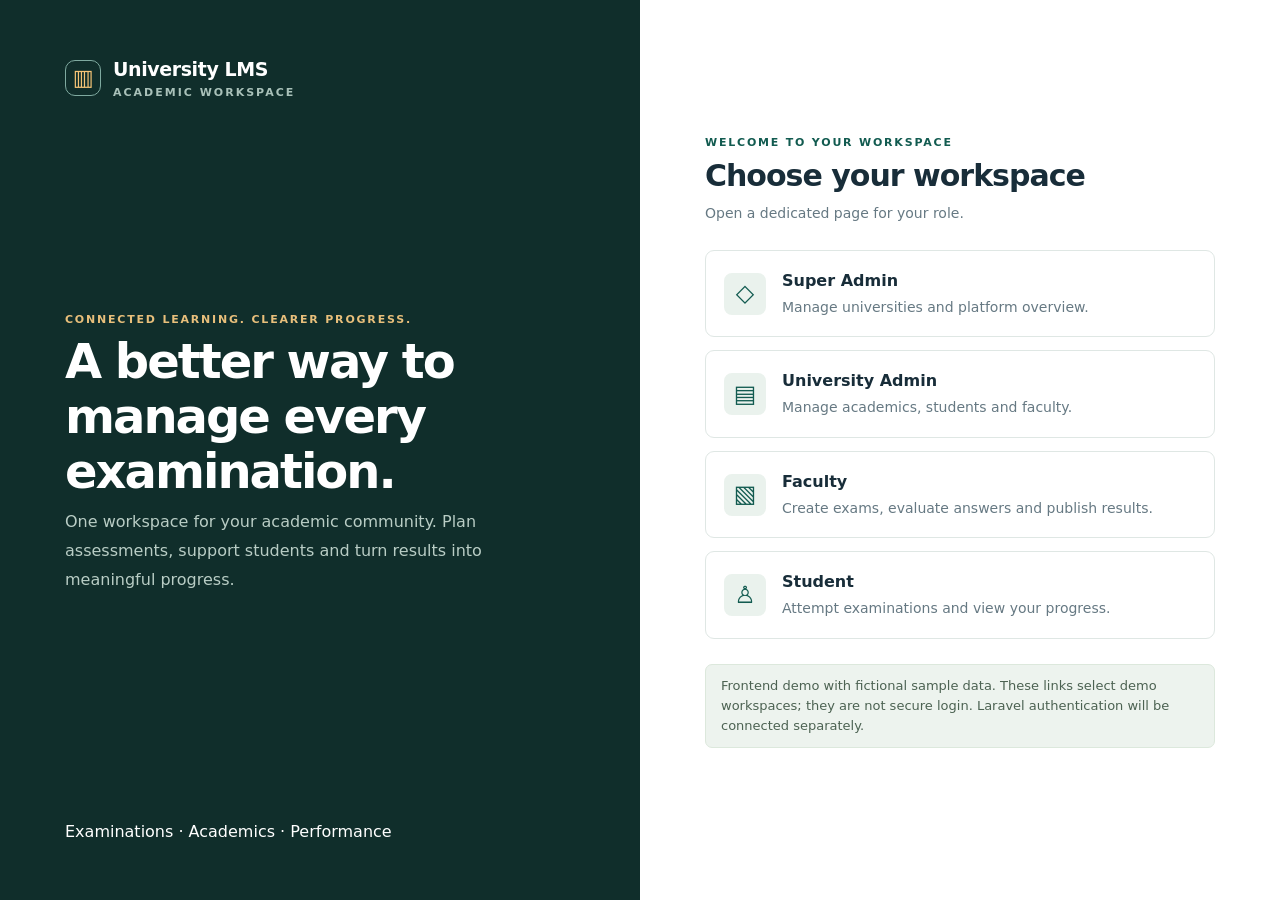
<file: frontend/index.html>
<!doctype html>
<html lang="en">
  <head>
    <meta charset="utf-8" />
    <meta name="viewport" content="width=device-width, initial-scale=1" />
    <title>Choose your workspace · University LMS</title>
    <meta
      name="description"
      content="Open the Super Admin, University Admin, Faculty or Student workspace."
    />
    <link rel="stylesheet" href="assets/vendor/bootstrap.min.css" />
    <link rel="stylesheet" href="shared/styles.css" />
  </head>
  <body>
    <a href="#main" class="skip-link">Skip to content</a>
    <main class="login" id="main">
      <section class="login-story">
        <div class="brand">
          <span class="brand-mark" aria-hidden="true">▥</span
          ><span>University LMS<small>Academic workspace</small></span>
        </div>
        <div>
          <div class="eyebrow" style="color: #e8bf7b">
            Connected learning. Clearer progress.
          </div>
          <h1>A better way to manage every examination.</h1>
          <p>
            One workspace for your academic community. Plan assessments, support
            students and turn results into meaningful progress.
          </p>
        </div>
        <footer>Examinations · Academics · Performance</footer>
      </section>
      <section class="workspace-picker" aria-labelledby="workspace-heading">
        <div class="eyebrow">Welcome to your workspace</div>
        <h1 id="workspace-heading">Choose your workspace</h1>
        <p class="subtitle">Open a dedicated page for your role.</p>
        <nav class="role-cards" aria-label="User workspaces">
          <a class="role-card" href="super-admin.html"
            ><span class="role-card-icon" aria-hidden="true">◇</span
            ><span
              ><strong>Super Admin</strong
              ><small>Manage universities and platform overview.</small></span
            ></a
          >
          <a class="role-card" href="university-admin.html"
            ><span class="role-card-icon" aria-hidden="true">▤</span
            ><span
              ><strong>University Admin</strong
              ><small>Manage academics, students and faculty.</small></span
            ></a
          >
          <a class="role-card" href="faculty.html"
            ><span class="role-card-icon" aria-hidden="true">▧</span
            ><span
              ><strong>Faculty</strong
              ><small
                >Create exams, evaluate answers and publish results.</small
              ></span
            ></a
          >
          <a class="role-card" href="student.html"
            ><span class="role-card-icon" aria-hidden="true">♙</span
            ><span
              ><strong>Student</strong
              ><small>Attempt examinations and view your progress.</small></span
            ></a
          >
        </nav>
        <div class="notice">
          Frontend demo with fictional sample data. These links select demo
          workspaces; they are not secure login. Laravel authentication will be
          connected separately.
        </div>
      </section>
    </main>
  </body>
</html>
</file>
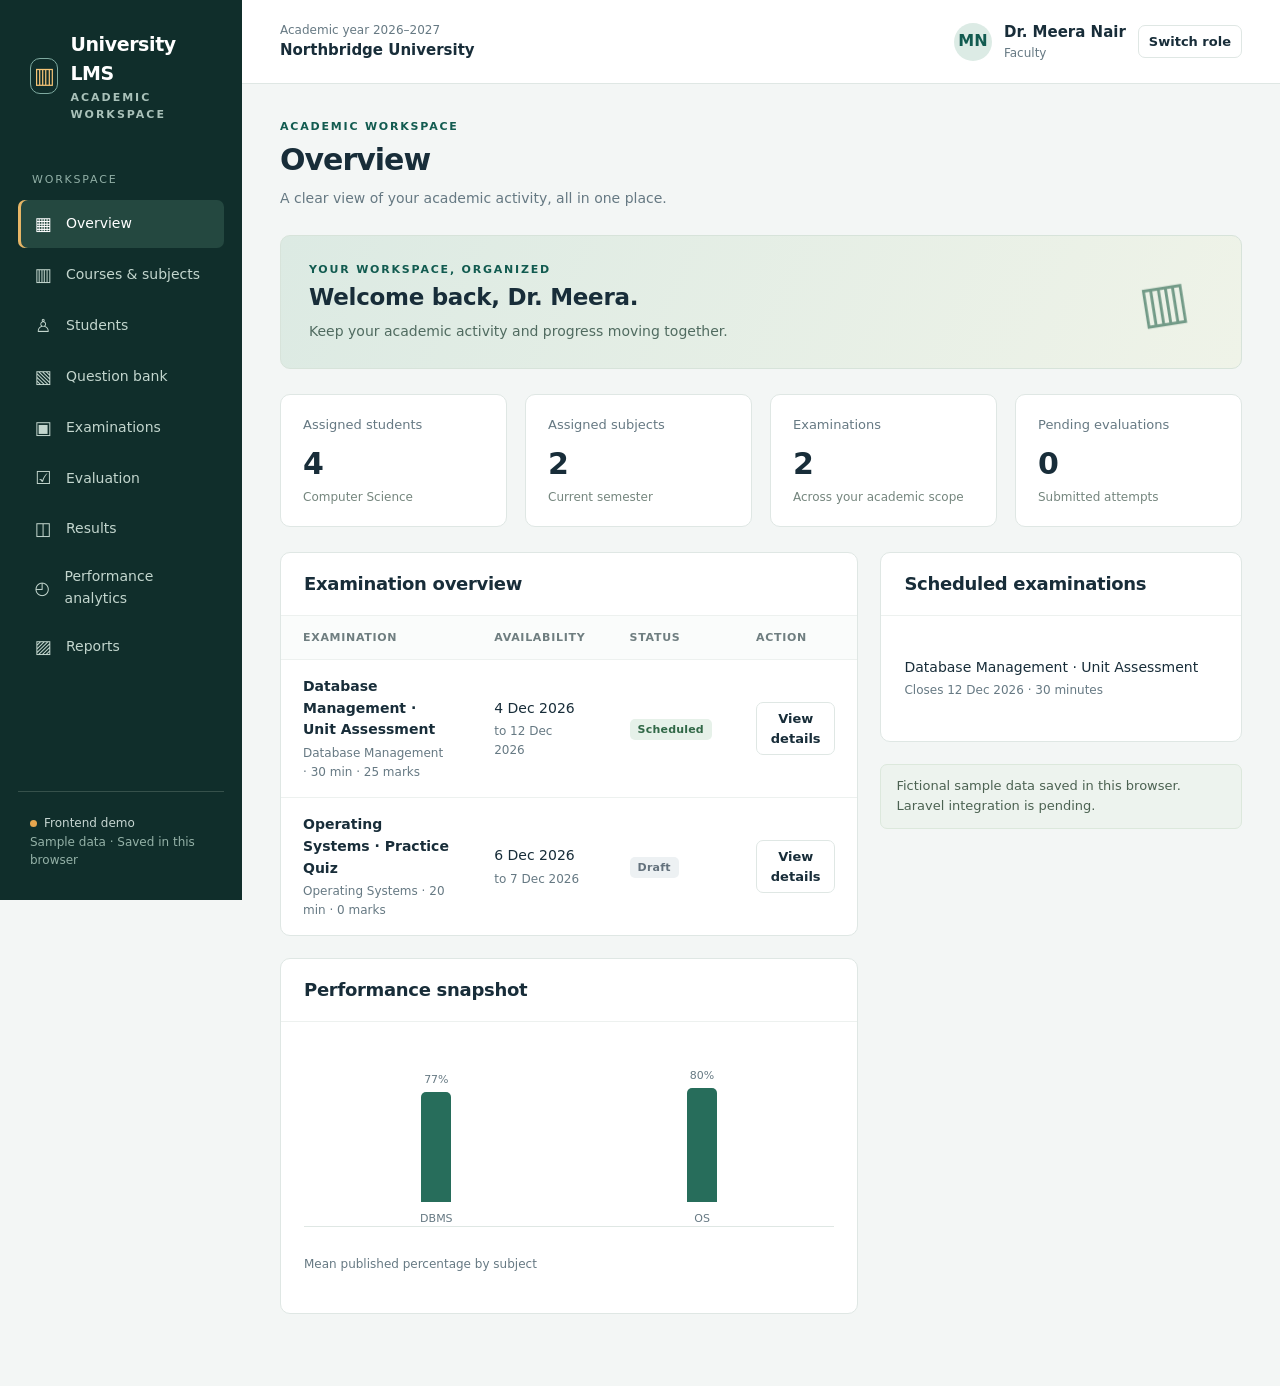
<file: frontend/faculty.html>
<!doctype html>
<html lang="en">
  <head>
    <meta charset="utf-8" />
    <meta name="viewport" content="width=device-width, initial-scale=1" />
    <title>Faculty · University LMS</title>
    <meta
      name="description"
      content="University LMS frontend with role-based academic administration, examination and performance screens."
    />
    <link rel="stylesheet" href="assets/vendor/bootstrap.min.css" />
    <link rel="stylesheet" href="shared/styles.css" />
    <link rel="stylesheet" href="users/faculty/styles.css" />
    <script src="shared/data.js" defer></script>
    <script src="shared/ui.js" defer></script>
    <script src="shared/layout.js" defer></script>
    <script src="users/faculty/dashboard.js" defer></script>
    <script src="users/faculty/courses.js" defer></script>
    <script src="users/faculty/students.js" defer></script>
    <script src="users/faculty/questions.js" defer></script>
    <script src="users/faculty/exams.js" defer></script>
    <script src="users/faculty/evaluation.js" defer></script>
    <script src="users/faculty/results.js" defer></script>
    <script src="users/faculty/analytics.js" defer></script>
    <script src="users/faculty/reports.js" defer></script>
    <script src="users/faculty/app.js" defer></script>
    <script src="shared/bootstrap.js" defer></script>
  </head>
  <body data-role="faculty">
    <a href="#main" class="skip-link">Skip to content</a>
    <div id="app"></div>
    <dialog id="modal" aria-labelledby="modal-title"></dialog>
    <div id="toast" role="status" aria-live="polite"></div>
    <noscript
      >This workspace needs JavaScript. Please enable it to use the frontend
      demo.</noscript
    >
  </body>
</html>
</file>
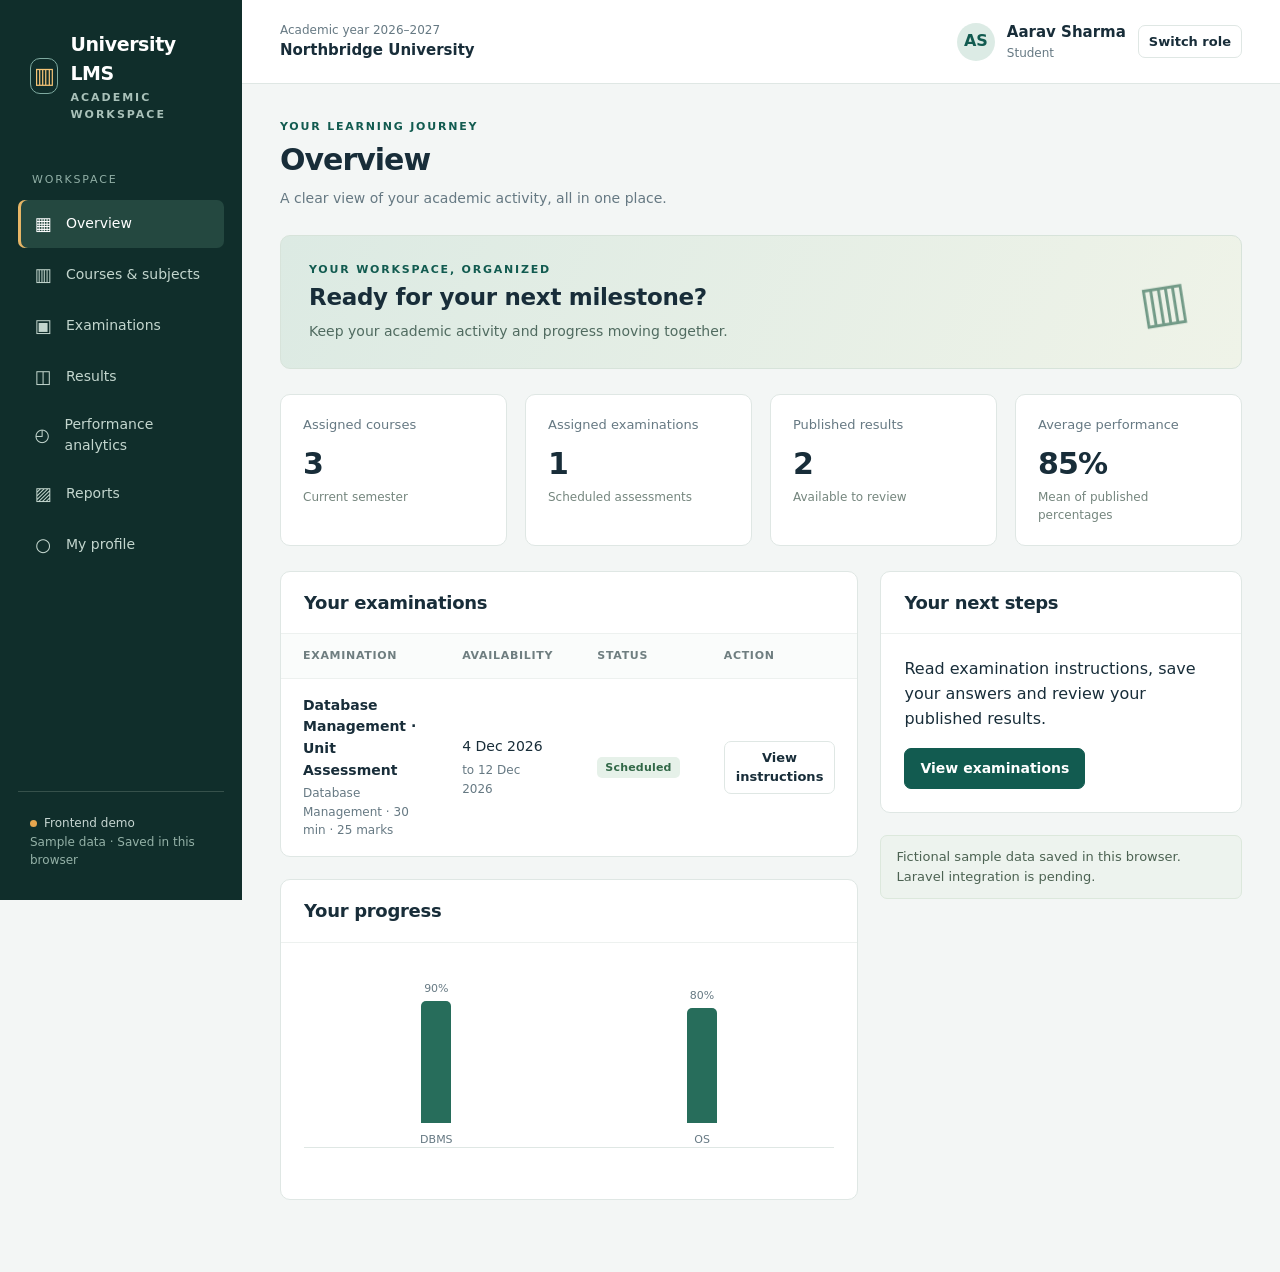
<file: frontend/student.html>
<!doctype html>
<html lang="en">
  <head>
    <meta charset="utf-8" />
    <meta name="viewport" content="width=device-width, initial-scale=1" />
    <title>Student · University LMS</title>
    <meta
      name="description"
      content="University LMS frontend with role-based academic administration, examination and performance screens."
    />
    <link rel="stylesheet" href="assets/vendor/bootstrap.min.css" />
    <link rel="stylesheet" href="shared/styles.css" />
    <link rel="stylesheet" href="users/student/styles.css" />
    <script src="shared/data.js" defer></script>
    <script src="shared/ui.js" defer></script>
    <script src="shared/layout.js" defer></script>
    <script src="users/student/dashboard.js" defer></script>
    <script src="users/student/courses.js" defer></script>
    <script src="users/student/exams.js" defer></script>
    <script src="users/student/attempt.js" defer></script>
    <script src="users/student/results.js" defer></script>
    <script src="users/student/analytics.js" defer></script>
    <script src="users/student/reports.js" defer></script>
    <script src="users/student/profile.js" defer></script>
    <script src="users/student/app.js" defer></script>
    <script src="shared/bootstrap.js" defer></script>
  </head>
  <body data-role="student">
    <a href="#main" class="skip-link">Skip to content</a>
    <div id="app"></div>
    <dialog id="modal" aria-labelledby="modal-title"></dialog>
    <div id="toast" role="status" aria-live="polite"></div>
    <noscript
      >This workspace needs JavaScript. Please enable it to use the frontend
      demo.</noscript
    >
  </body>
</html>
</file>
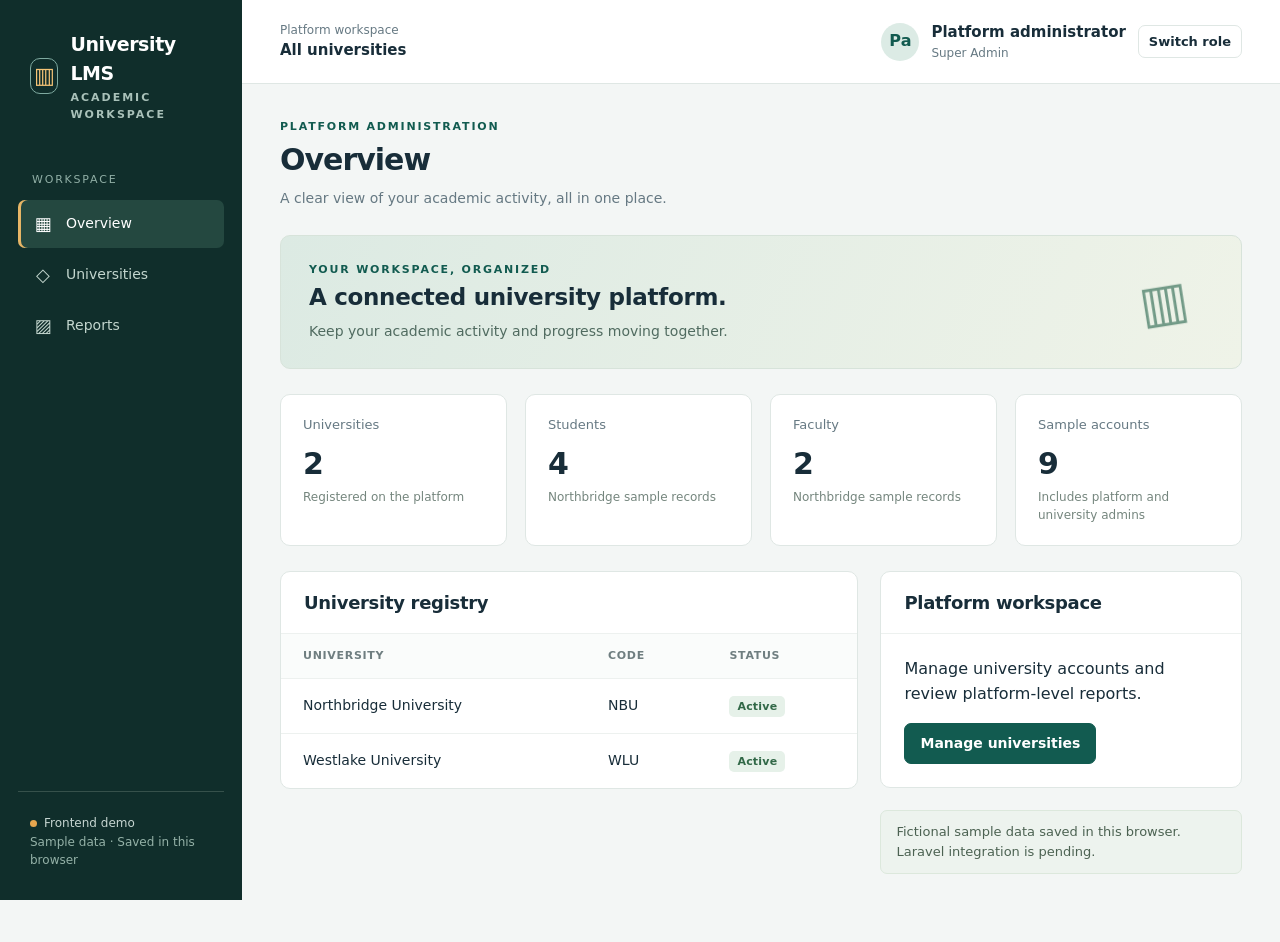
<file: frontend/super-admin.html>
<!doctype html>
<html lang="en">
  <head>
    <meta charset="utf-8" />
    <meta name="viewport" content="width=device-width, initial-scale=1" />
    <title>Super Admin · University LMS</title>
    <meta
      name="description"
      content="University LMS frontend with role-based academic administration, examination and performance screens."
    />
    <link rel="stylesheet" href="assets/vendor/bootstrap.min.css" />
    <link rel="stylesheet" href="shared/styles.css" />
    <link rel="stylesheet" href="users/super-admin/styles.css" />
    <script src="shared/data.js" defer></script>
    <script src="shared/ui.js" defer></script>
    <script src="shared/layout.js" defer></script>
    <script src="users/super-admin/dashboard.js" defer></script>
    <script src="users/super-admin/universities.js" defer></script>
    <script src="users/super-admin/reports.js" defer></script>
    <script src="users/super-admin/app.js" defer></script>
    <script src="shared/bootstrap.js" defer></script>
  </head>
  <body data-role="super">
    <a href="#main" class="skip-link">Skip to content</a>
    <div id="app"></div>
    <dialog id="modal" aria-labelledby="modal-title"></dialog>
    <div id="toast" role="status" aria-live="polite"></div>
    <noscript
      >This workspace needs JavaScript. Please enable it to use the frontend
      demo.</noscript
    >
  </body>
</html>
</file>
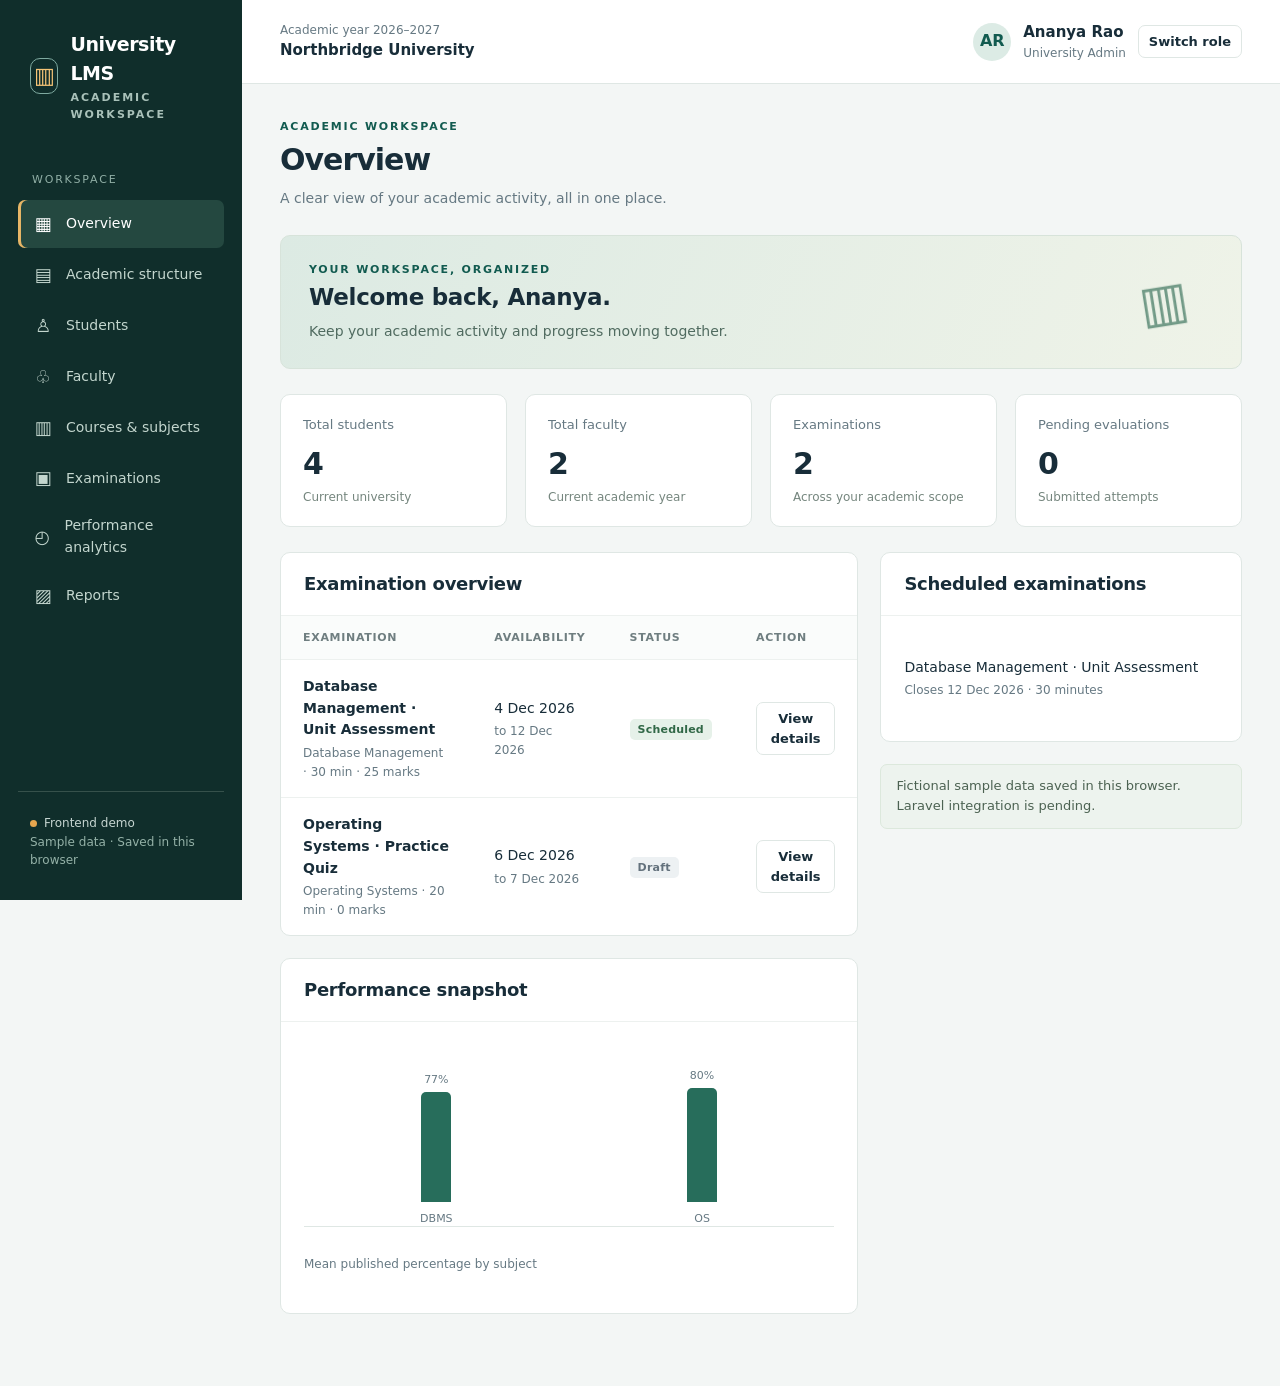
<file: frontend/university-admin.html>
<!doctype html>
<html lang="en">
  <head>
    <meta charset="utf-8" />
    <meta name="viewport" content="width=device-width, initial-scale=1" />
    <title>University Admin · University LMS</title>
    <meta
      name="description"
      content="University LMS frontend with role-based academic administration, examination and performance screens."
    />
    <link rel="stylesheet" href="assets/vendor/bootstrap.min.css" />
    <link rel="stylesheet" href="shared/styles.css" />
    <link rel="stylesheet" href="users/university-admin/styles.css" />
    <script src="shared/data.js" defer></script>
    <script src="shared/ui.js" defer></script>
    <script src="shared/layout.js" defer></script>
    <script src="users/university-admin/dashboard.js" defer></script>
    <script src="users/university-admin/academic.js" defer></script>
    <script src="users/university-admin/students.js" defer></script>
    <script src="users/university-admin/faculty.js" defer></script>
    <script src="users/university-admin/courses.js" defer></script>
    <script src="users/university-admin/exams.js" defer></script>
    <script src="users/university-admin/analytics.js" defer></script>
    <script src="users/university-admin/reports.js" defer></script>
    <script src="users/university-admin/app.js" defer></script>
    <script src="shared/bootstrap.js" defer></script>
  </head>
  <body data-role="admin">
    <a href="#main" class="skip-link">Skip to content</a>
    <div id="app"></div>
    <dialog id="modal" aria-labelledby="modal-title"></dialog>
    <div id="toast" role="status" aria-live="polite"></div>
    <noscript
      >This workspace needs JavaScript. Please enable it to use the frontend
      demo.</noscript
    >
  </body>
</html>
</file>
<file: frontend/shared/styles.css>
:root {
  --ink: #182d39;
  --muted: #667983;
  --primary: #125b50;
  --accent: #e6a64e;
  --canvas: #f3f6f5;
  --line: #dfe7e4;
  --surface: #fff;
  --bs-body-font-family:
    Inter, ui-sans-serif, system-ui, -apple-system, sans-serif;
  --bs-body-color: var(--ink);
}
* {
  box-sizing: border-box;
}
body {
  margin: 0;
  font: 16px/1.55 var(--bs-body-font-family);
  background: var(--canvas);
  color: var(--ink);
}
button,
input,
select,
textarea {
  font: inherit;
}
button,
a,
input,
select,
textarea {
  outline-offset: 4px;
}
button {
  cursor: pointer;
}
a {
  color: var(--primary);
}
.skip-link {
  position: fixed;
  top: -80px;
  z-index: 10;
  background: white;
  padding: 12px;
}
.skip-link:focus {
  top: 0;
}
.shell {
  display: grid;
  grid-template-columns: 242px minmax(0, 1fr);
  min-height: 100vh;
}
.sidebar {
  background: #102e2b;
  color: #c6d5d1;
  display: flex;
  flex-direction: column;
  padding: 30px 18px;
  position: sticky;
  top: 0;
  height: 100vh;
}
.brand {
  display: flex;
  gap: 12px;
  align-items: center;
  font-size: 19px;
  font-weight: 750;
  color: white;
  text-decoration: none;
  letter-spacing: -0.4px;
  padding: 0 12px 30px;
}
.brand-mark {
  width: 36px;
  height: 36px;
  border: 1px solid #7faaa0;
  border-radius: 10px;
  display: grid;
  place-items: center;
  color: #f6c476;
  font-size: 22px;
}
.brand small {
  display: block;
  font-size: 11px;
  letter-spacing: 2px;
  color: #a9c1b9;
  text-transform: uppercase;
}
.nav-label {
  font-size: 11px;
  text-transform: uppercase;
  letter-spacing: 1.8px;
  color: #91afa6;
  margin: 18px 14px 9px;
}
.nav-item {
  display: flex;
  align-items: center;
  gap: 12px;
  color: #c3d6ce;
  text-decoration: none;
  padding: 10px 14px;
  margin: 3px 0;
  border-radius: 7px;
  font-size: 14px;
}
.nav-item:hover,
.nav-item.active {
  background: #244840;
  color: white;
}
.nav-item.active {
  box-shadow: inset 3px 0 #e8b666;
}
.nav-icon {
  font-size: 18px;
  width: 22px;
  text-align: center;
}
.sidebar-bottom {
  margin-top: auto;
  border-top: 1px solid #36514b;
  padding: 22px 12px 0;
  font-size: 12px;
}
.demo-dot {
  display: inline-block;
  width: 7px;
  height: 7px;
  background: #e6a64e;
  border-radius: 50%;
  margin-right: 7px;
}
.topbar {
  height: 84px;
  border-bottom: 1px solid var(--line);
  background: white;
  display: flex;
  align-items: center;
  justify-content: space-between;
  padding: 0 38px;
  gap: 18px;
}
.context-label {
  font-size: 12px;
  color: var(--muted);
}
.context-title {
  font-weight: 650;
  font-size: 15px;
}
.user-block {
  display: flex;
  align-items: center;
  gap: 12px;
}
.avatar {
  background: #dcebe5;
  color: #125b50;
  width: 38px;
  height: 38px;
  border-radius: 50%;
  display: grid;
  place-items: center;
  font-weight: 700;
}
.role-pill {
  font-size: 12px;
  color: var(--muted);
}
.btn {
  display: inline-flex;
  align-items: center;
  justify-content: center;
  border-radius: 7px;
  padding: 9px 15px;
  border: 1px solid var(--line);
  background: white;
  color: var(--ink);
  text-decoration: none;
  font-size: 14px;
  gap: 7px;
  font-weight: 600;
}
.btn:hover {
  background: #f0f5f3;
}
.btn-primary {
  background: var(--primary);
  color: white;
  border-color: var(--primary);
}
.btn-primary:hover {
  background: #0a463d;
  color: white;
}
.btn-danger {
  color: #9b3131;
  border-color: #ebcaca;
}
.btn:disabled {
  opacity: 0.45;
  cursor: not-allowed;
}
.btn-sm {
  font-size: 13px;
  padding: 6px 10px;
}
.content {
  max-width: 1550px;
  padding: 34px 38px 50px;
  margin: auto;
}
.eyebrow {
  font-size: 11px;
  letter-spacing: 1.8px;
  text-transform: uppercase;
  font-weight: 700;
  color: var(--primary);
  margin-bottom: 6px;
}
h1 {
  font-size: 30px;
  letter-spacing: -1px;
  line-height: 1.25;
  margin: 0 0 9px;
  font-weight: 700;
}
h2 {
  font-size: 18px;
  letter-spacing: -0.3px;
  font-weight: 650;
  margin: 0;
}
h3 {
  font-size: 16px;
}
.subtitle {
  color: var(--muted);
  font-size: 14px;
  margin: 0;
}
.page-heading {
  display: flex;
  justify-content: space-between;
  align-items: center;
  margin-bottom: 26px;
  gap: 20px;
}
.actions {
  display: flex;
  gap: 8px;
  flex-wrap: wrap;
}
.notice {
  padding: 11px 15px;
  background: #edf3ee;
  border: 1px solid #dce8dc;
  border-radius: 7px;
  color: #4c6252;
  font-size: 13px;
  margin: 18px 0;
}
.stats {
  display: grid;
  grid-template-columns: repeat(4, 1fr);
  gap: 18px;
  margin: 25px 0;
}
.stat {
  background: white;
  border: 1px solid var(--line);
  padding: 20px 22px;
  border-radius: 10px;
}
.stat-label {
  font-size: 13px;
  color: var(--muted);
}
.stat-value {
  font-size: 30px;
  line-height: 1.3;
  font-weight: 650;
  letter-spacing: -0.9px;
  margin: 9px 0 5px;
}
.stat-note {
  font-size: 12px;
  color: #75867e;
}
.dashboard-grid {
  display: grid;
  grid-template-columns: minmax(0, 1.6fr) minmax(290px, 1fr);
  gap: 22px;
}
.panel {
  background: white;
  border: 1px solid var(--line);
  border-radius: 10px;
  overflow: hidden;
  margin-bottom: 22px;
}
.panel-head {
  display: flex;
  justify-content: space-between;
  align-items: center;
  gap: 12px;
  padding: 20px 23px;
  border-bottom: 1px solid #edf1ef;
}
.panel-body {
  padding: 23px;
}
.welcome {
  background: linear-gradient(115deg, #dceae3, #eff3e8);
  border: 1px solid #d7e3da;
  border-radius: 10px;
  display: flex;
  align-items: center;
  justify-content: space-between;
  padding: 25px 28px;
}
.welcome h2 {
  font-size: 23px;
  margin: 5px 0 9px;
}
.welcome p {
  font-size: 14px;
  color: #506b60;
  margin: 0;
  max-width: 510px;
}
.welcome-art {
  font-size: 52px;
  color: #729a87;
  padding: 0 25px;
  transform: rotate(-9deg);
}
.table-wrap {
  overflow-x: auto;
}
table {
  width: 100%;
  border-collapse: collapse;
  font-size: 14px;
}
th {
  text-align: left;
  color: #6f7e80;
  font-size: 11px;
  text-transform: uppercase;
  letter-spacing: 0.7px;
  padding: 13px 22px;
  background: #fafcfb;
  font-weight: 600;
  white-space: nowrap;
}
td {
  padding: 16px 22px;
  border-top: 1px solid #edf1ef;
  vertical-align: middle;
}
td .secondary {
  display: block;
  font-size: 12px;
  color: var(--muted);
  margin-top: 3px;
}
.badge {
  font-size: 11px;
  letter-spacing: 0.2px;
  border-radius: 5px;
  padding: 5px 8px;
  display: inline-block;
  font-weight: 600;
  background: #e6f1e9;
  color: #316847;
}
.badge.amber {
  background: #fff0d6;
  color: #875b18;
}
.badge.gray {
  background: #edf1f3;
  color: #64727d;
}
.badge.red {
  background: #fbe9e9;
  color: #9c3e3e;
}
.toolbar {
  display: flex;
  justify-content: space-between;
  align-items: center;
  padding: 18px 22px;
  gap: 14px;
  border-bottom: 1px solid var(--line);
}
.search {
  border: 1px solid var(--line);
  border-radius: 6px;
  padding: 9px 12px;
  width: 280px;
  max-width: 100%;
  font-size: 14px;
  background: #fafcfb;
}
.form-grid {
  display: grid;
  grid-template-columns: 1fr 1fr;
  gap: 18px;
}
.field {
  display: flex;
  flex-direction: column;
  gap: 7px;
  font-size: 13px;
  font-weight: 600;
}
.field input,
.field select,
.field textarea,
.report-select {
  padding: 10px 12px;
  border: 1px solid #cddad4;
  border-radius: 6px;
  background: white;
  width: 100%;
  font-weight: 400;
  color: var(--ink);
  min-height: 43px;
}
.field textarea {
  min-height: 95px;
}
.full {
  grid-column: 1/-1;
}
.help {
  font-size: 12px;
  color: var(--muted);
  font-weight: 400;
}
.empty {
  text-align: center;
  color: var(--muted);
  padding: 45px 20px;
}
.schedule-item {
  display: flex;
  gap: 15px;
  padding: 19px 0;
  border-bottom: 1px solid #edf1ef;
}
.schedule-item:last-child {
  border: 0;
}
.date-box {
  width: 49px;
  height: 50px;
  background: #eff4f0;
  border-radius: 8px;
  text-align: center;
  flex-shrink: 0;
  font-size: 19px;
  line-height: 1.2;
  font-weight: 700;
  padding-top: 7px;
  color: #386451;
}
.date-box small {
  display: block;
  font-size: 10px;
  letter-spacing: 1px;
}
.schedule-item h3 {
  margin: 1px 0 5px;
  font-size: 14px;
}
.schedule-item p {
  font-size: 12px;
  color: var(--muted);
  margin: 0;
}
.chart {
  height: 182px;
  display: flex;
  gap: 25px;
  align-items: end;
  justify-content: space-around;
  padding: 14px 12px 24px;
  border-bottom: 1px solid var(--line);
  margin-bottom: 28px;
}
.bar-group {
  height: 100%;
  display: flex;
  flex-direction: column;
  justify-content: flex-end;
  align-items: center;
  width: 55px;
  position: relative;
}
.bar {
  background: #276d5b;
  border-radius: 5px 5px 0 0;
  width: 30px;
  min-height: 2px;
}
.bar-value {
  font-size: 11px;
  color: var(--muted);
  margin-bottom: 4px;
}
.bar-name {
  position: absolute;
  top: calc(100% + 8px);
  font-size: 11px;
  color: var(--muted);
  white-space: nowrap;
}
.chart-caption {
  font-size: 12px;
  color: var(--muted);
  margin-top: 18px;
}
.progress-line {
  display: flex;
  gap: 14px;
  align-items: center;
  font-size: 13px;
  margin: 18px 0;
}
.track {
  height: 7px;
  flex: 1;
  background: #edf2ef;
  border-radius: 8px;
  overflow: hidden;
}
.track span {
  height: 100%;
  background: #609980;
  display: block;
}
.section-note {
  font-size: 12px;
  color: var(--muted);
}
.login {
  min-height: 100vh;
  display: grid;
  grid-template-columns: 1fr 1fr;
  background: white;
}
.login-story {
  background: #102e2b;
  color: white;
  display: flex;
  flex-direction: column;
  justify-content: space-between;
  padding: 55px 65px;
}
.login-story .brand {
  padding: 0;
}
.login-story h1 {
  font-size: 48px;
  letter-spacing: -2px;
  max-width: 490px;
  line-height: 1.15;
}
.login-story p {
  color: #b9cdc5;
  max-width: 440px;
  line-height: 1.8;
}
.login-form {
  max-width: 460px;
  width: 100%;
  align-self: center;
  justify-self: center;
  padding: 40px;
}
.login-form h1 {
  font-size: 29px;
}
.login-form .field {
  margin-top: 22px;
}
.login-form .btn {
  width: 100%;
  margin-top: 25px;
}
.text-link {
  border: 0;
  background: none;
  padding: 0;
  color: var(--primary);
  font-size: 13px;
  text-decoration: underline;
}
.dialog-title {
  display: flex;
  justify-content: space-between;
  align-items: center;
  margin-bottom: 20px;
}
dialog {
  border: 0;
  border-radius: 12px;
  padding: 28px;
  max-width: 650px;
  width: calc(100% - 30px);
  box-shadow: 0 20px 80px #102e2b33;
  color: var(--ink);
}
dialog::backdrop {
  background: #0d232a88;
}
.close-btn {
  border: 0;
  background: none;
  font-size: 24px;
  line-height: 1;
  color: var(--muted);
}
.dialog-footer {
  display: flex;
  justify-content: flex-end;
  gap: 10px;
  margin-top: 24px;
}
.error {
  font-size: 13px;
  color: #a32f2f;
  margin: 10px 0;
}
#toast {
  position: fixed;
  bottom: 25px;
  right: 25px;
  z-index: 30;
  background: #153f34;
  color: white;
  border-radius: 8px;
  padding: 13px 20px;
  box-shadow: 0 4px 20px #0002;
  display: none;
  max-width: 90vw;
}
.question-layout {
  display: grid;
  grid-template-columns: minmax(0, 1fr) 250px;
  gap: 22px;
}
.question-text {
  font-size: 20px;
  font-weight: 600;
  margin: 20px 0;
}
.answer-option {
  display: flex;
  gap: 12px;
  padding: 14px;
  border: 1px solid var(--line);
  border-radius: 7px;
  margin: 10px 0;
  cursor: pointer;
}
.answer-option:has(input:checked) {
  border-color: #2a7862;
  background: #eef6f0;
}
.question-numbers {
  display: flex;
  gap: 8px;
  flex-wrap: wrap;
}
.question-numbers button {
  width: 39px;
  height: 39px;
  border: 1px solid var(--line);
  background: white;
  border-radius: 6px;
}
.question-numbers button.current {
  border: 2px solid var(--primary);
}
.question-numbers button.answered {
  background: #dcefe3;
}
.timer {
  font-size: 27px;
  font-variant-numeric: tabular-nums;
  font-weight: 700;
  letter-spacing: 1px;
}
.menu-toggle {
  display: none;
}
.profile-details {
  display: grid;
  grid-template-columns: 1fr 1fr;
  gap: 25px;
}
.profile-details dt {
  font-size: 12px;
  color: var(--muted);
  font-weight: 500;
}
.profile-details dd {
  margin: 4px 0 0;
}
.text-muted {
  color: var(--muted) !important;
}
@media (min-width: 1500px) {
  .content {
    padding: 40px 48px;
  }
}
@media (max-width: 1100px) {
  .stats {
    grid-template-columns: repeat(2, 1fr);
  }
  .dashboard-grid {
    grid-template-columns: 1fr;
  }
  .topbar {
    padding: 0 24px;
  }
  .content {
    padding: 25px;
  }
  .user-name {
    display: none;
  }
}
@media (max-width: 760px) {
  .shell {
    grid-template-columns: 1fr;
  }
  .sidebar {
    position: fixed;
    z-index: 20;
    width: 242px;
    left: -250px;
    transition: left 0.2s;
  }
  .shell.nav-open .sidebar {
    left: 0;
  }
  .menu-toggle {
    display: inline-flex;
  }
  .topbar {
    padding: 0 16px;
    height: 72px;
  }
  .content {
    padding: 23px 16px;
  }
  .stats {
    gap: 10px;
  }
  .stat {
    padding: 15px;
  }
  .page-heading {
    align-items: flex-start;
    flex-direction: column;
  }
  h1 {
    font-size: 26px;
  }
  .form-grid,
  .question-layout,
  .profile-details {
    grid-template-columns: 1fr;
  }
  .welcome {
    padding: 22px;
  }
  .welcome-art {
    display: none;
  }
  .login {
    grid-template-columns: 1fr;
  }
  .login-story {
    padding: 28px;
  }
  .login-story h1 {
    font-size: 32px;
    margin-top: 35px;
  }
  .login-story footer {
    display: none;
  }
  .login-form {
    padding: 30px 24px;
  }
  .toolbar {
    flex-wrap: wrap;
  }
  .panel-head {
    padding: 18px;
  }
  .panel-body {
    padding: 18px;
  }
  th,
  td {
    padding: 13px 16px;
  }
  .user-block {
    gap: 8px;
  }
  .context-title {
    font-size: 13px;
  }
  .topbar .btn {
    padding: 7px 9px;
    font-size: 12px;
  }
}
@media print {
  .sidebar,
  .topbar,
  .actions,
  .toolbar,
  .notice,
  .btn,
  .skip-link {
    display: none !important;
  }
  .shell,
  .dashboard-grid {
    display: block;
  }
  .content {
    padding: 0;
  }
  .panel {
    break-inside: avoid;
    border: 1px solid #ccc;
  }
  .stats {
    grid-template-columns: repeat(4, 1fr);
  }
  body {
    background: white;
  }
  .chart {
    height: 150px;
  }
}
.shell > div {
  min-width: 0;
}
.table-wrap {
  min-width: 0;
  max-width: 100%;
}
@media (max-width: 760px) {
  .sidebar {
    display: none;
    left: 0;
  }
  .shell.nav-open .sidebar {
    display: flex;
  }
  .topbar {
    gap: 10px;
  }
  .topbar > .user-block {
    flex-shrink: 0;
  }
  .topbar .avatar {
    display: none;
  }
  .context-label {
    font-size: 11px;
  }
  .topbar .context-title {
    font-size: 12px;
  }
  .topbar > .menu-toggle {
    flex-shrink: 0;
  }
}
.dashboard-grid > div,
.question-layout > * {
  min-width: 0;
}
.panel-head h2 {
  min-width: 0;
}
.panel-head .text-link {
  flex-shrink: 0;
}

/* Shared role entry page. Individual workspaces reuse the dashboard styles. */
.workspace-picker {
  width: 100%;
  max-width: 600px;
  align-self: center;
  justify-self: center;
  padding: 45px;
}
.role-cards {
  display: grid;
  gap: 13px;
  margin: 25px 0;
}
.role-card {
  display: flex;
  gap: 16px;
  align-items: center;
  padding: 18px;
  border: 1px solid var(--line);
  border-radius: 9px;
  color: var(--ink);
  text-decoration: none;
  background: white;
  transition:
    border-color 0.15s,
    background 0.15s;
}
.role-card:hover,
.role-card:focus-visible {
  border-color: var(--primary);
  background: #f0f7f3;
  color: var(--ink);
}
.role-card strong {
  display: block;
  font-size: 16px;
}
.role-card small {
  display: block;
  font-size: 14px;
  color: var(--muted);
  margin-top: 3px;
}
.role-card-icon {
  display: grid;
  place-items: center;
  flex-shrink: 0;
  width: 42px;
  height: 42px;
  border-radius: 8px;
  background: #eaf2ed;
  font-size: 24px;
  color: var(--primary);
}
@media (max-width: 760px) {
  .workspace-picker {
    padding: 30px 24px;
  }
  .role-card {
    padding: 16px;
  }
}
</file>
<file: frontend/users/faculty/styles.css>
/* Add styles specific to this workspace here. Common layout is in shared/styles.css. */
</file>
<file: frontend/users/student/styles.css>
/* Add styles specific to this workspace here. Common layout is in shared/styles.css. */
</file>
<file: frontend/users/super-admin/styles.css>
/* Add styles specific to this workspace here. Common layout is in shared/styles.css. */
</file>
<file: frontend/users/university-admin/styles.css>
/* Add styles specific to this workspace here. Common layout is in shared/styles.css. */
</file>
